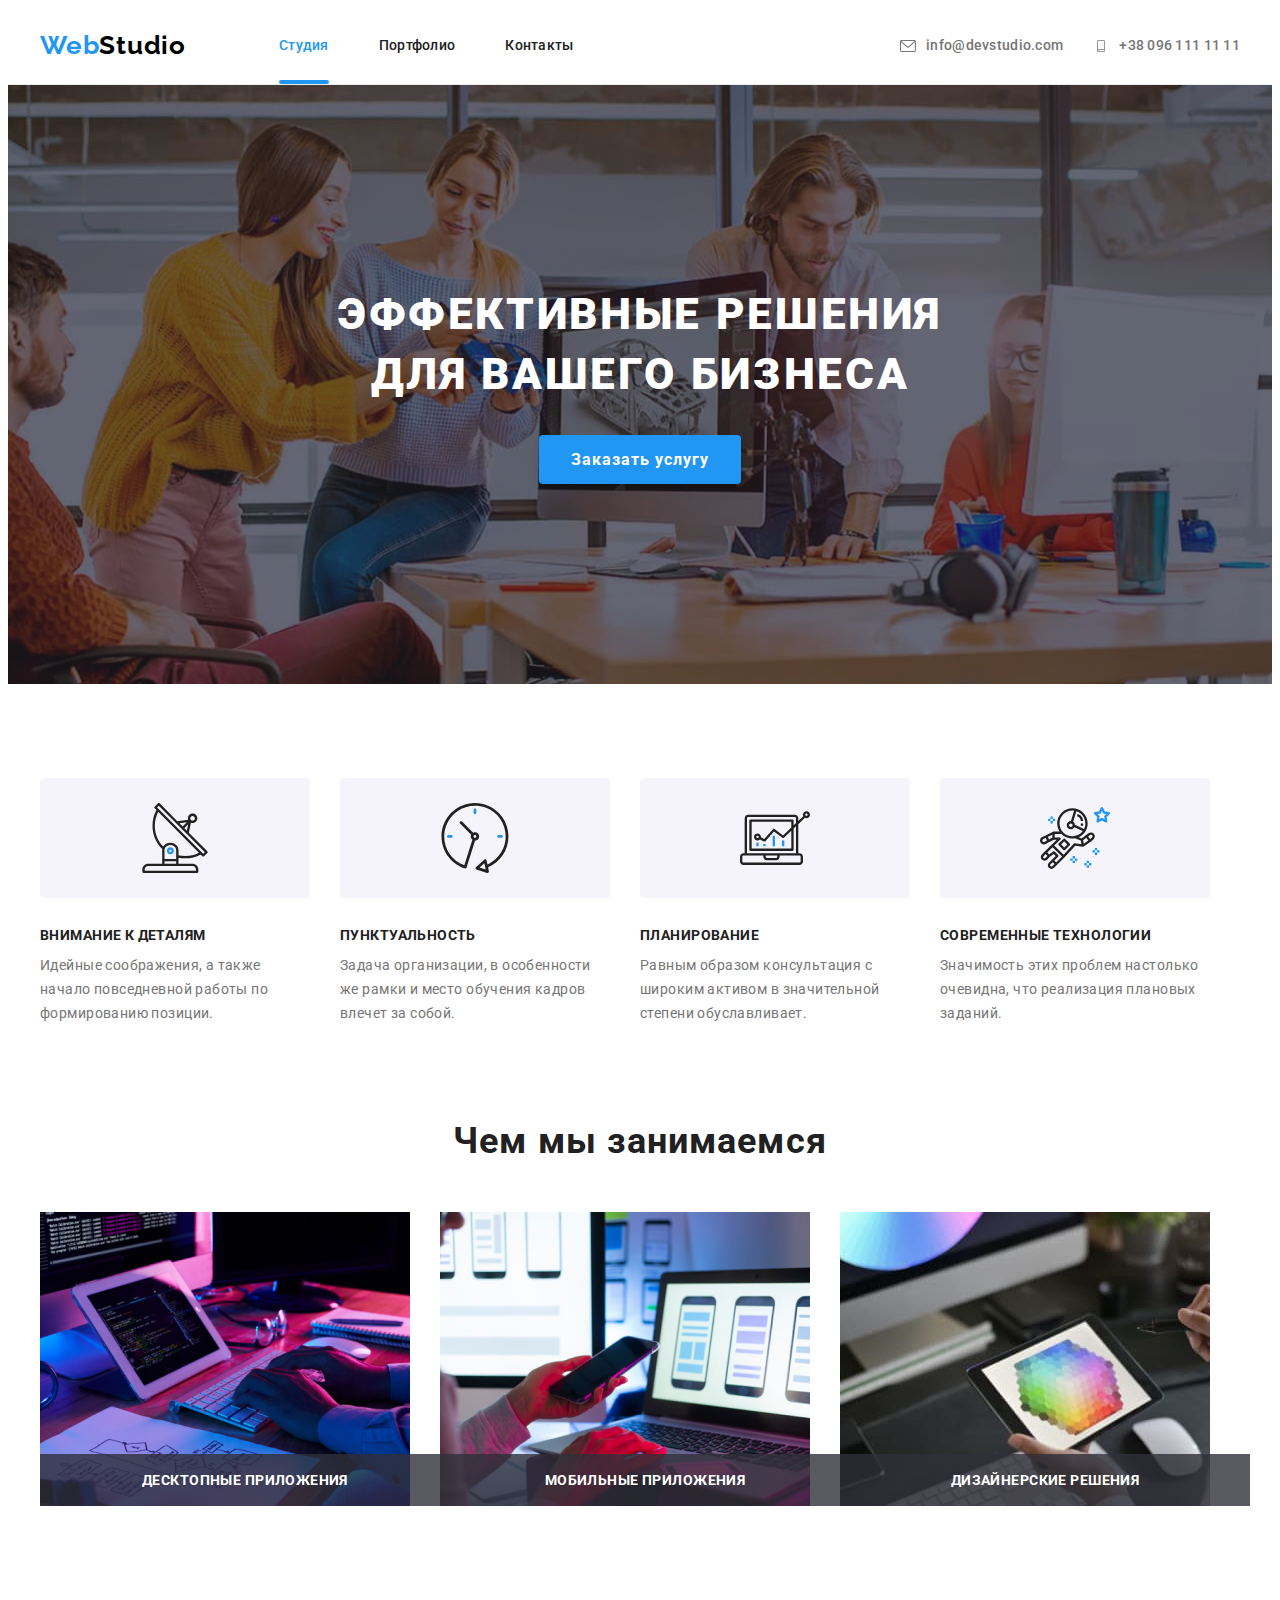
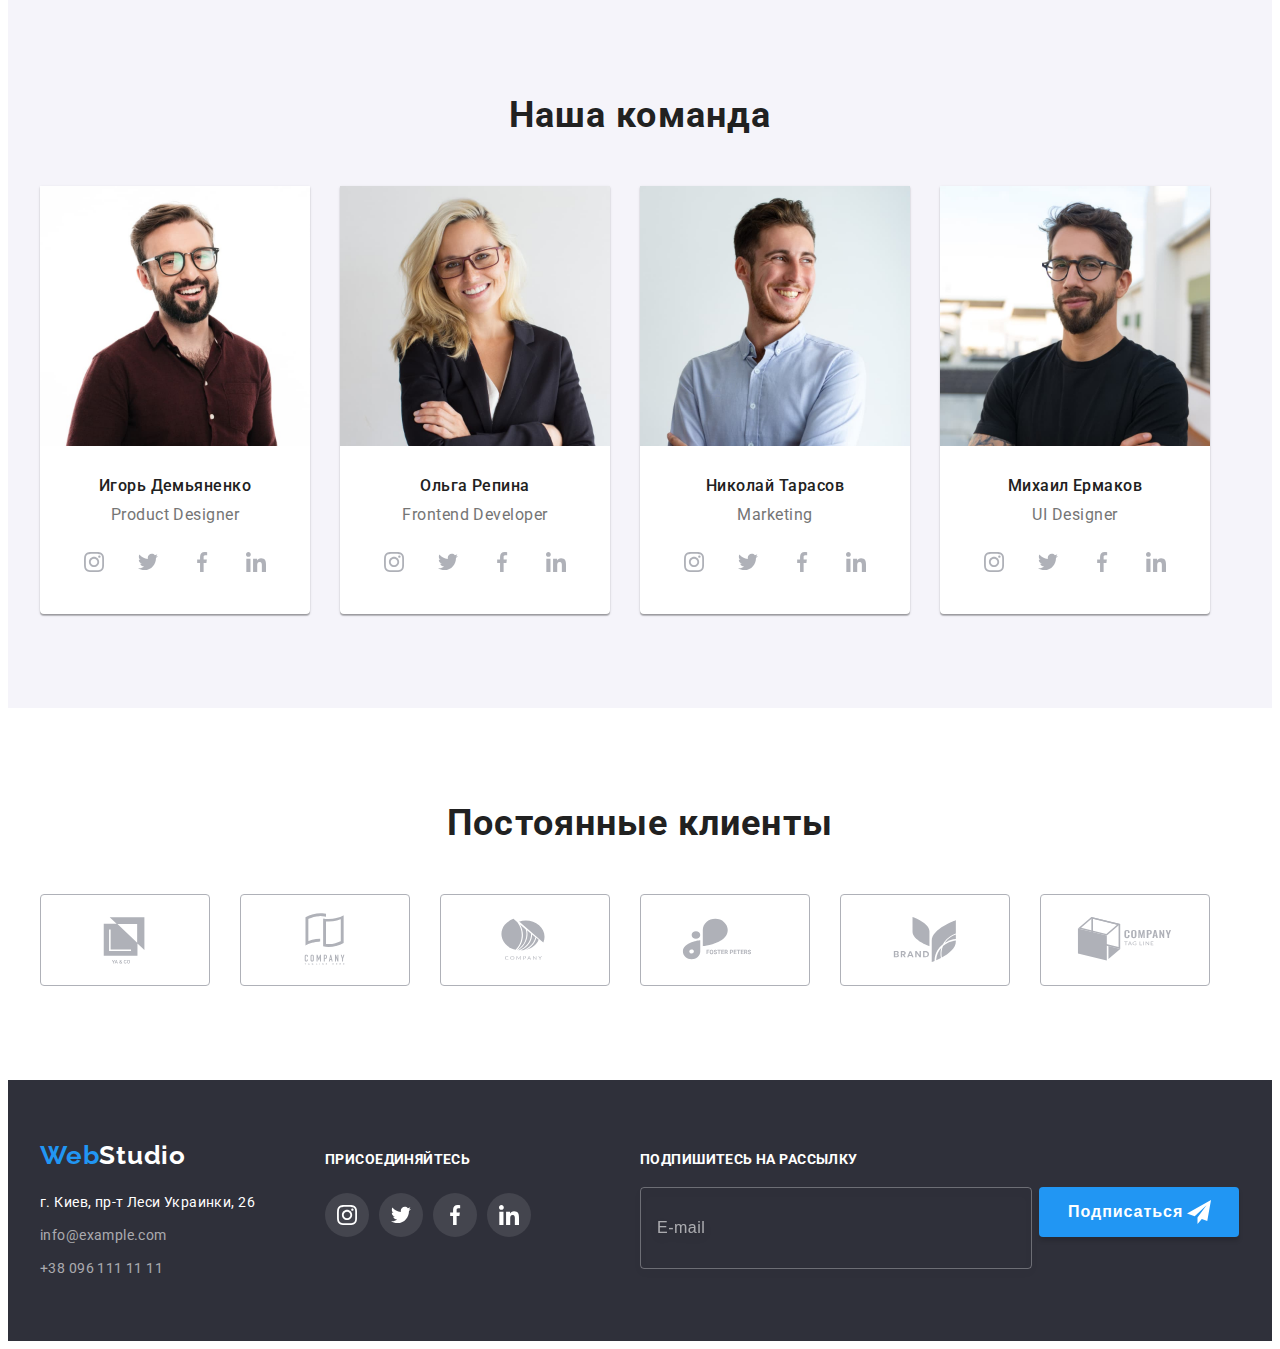
<file: index.html>
<!DOCTYPE html>
<html lang="ru">
<head>
    <meta charset="UTF-8">
    <meta http-equiv="X-UA-Compatible" content="IE=edge">
    <meta name="viewport" content="width=device-width, initial-scale=1.0">
    <title>Web Studio</title>
    <link rel="stylesheet" href="https://cdnjs.cloudflare.com/ajax/libs/modern-normalize/1.1.0/modern-normalize.min.css"
        integrity="sha512-wpPYUAdjBVSE4KJnH1VR1HeZfpl1ub8YT/NKx4PuQ5NmX2tKuGu6U/JRp5y+Y8XG2tV+wKQpNHVUX03MfMFn9Q=="
        crossorigin="anonymous" referrerpolicy="no-referrer" />
    <link rel="preconnect" href="https://fonts.googleapis.com">
    <link rel="preconnect" href="https://fonts.gstatic.com" crossorigin>
    <link href="https://fonts.googleapis.com/css2?family=Raleway:wght@700&family=Roboto:wght@400;500;700;900&display=swap" rel="stylesheet">
    <link rel="stylesheet" href="./css/styles.css">
</head>
<body>
    <!-- ШАПКА -->
    <header class="header"><div class="container main-nav">
        <a class="logo" href="index.html"> <span class="element-logo">Web</span><span class="second-element-logo">Studio</span></a>
        <nav class="nav">
            <ul class="header-nav">
                <li class="site-nav-item"> <a class="site-nav current" href="/">Студия</a></li>
                <li class="site-nav-item"> <a class="site-nav" href="portfolio.html">Портфолио</a></li>
                <li class="site-nav-item"> <a class="site-nav" href="">Контакты</a></li>
            </ul>
        </nav>
        <ul class="header-link">
            <li class="link-item"><a class="link" href="mailto:info@devstudio.com"><svg class="header-svg-icon" width="16" height="12"><use href="images/icons.svg#icon-envelope"></use></svg>info@devstudio.com</a></li>
            <li class="link-item"><a class="link" href="tel:+380961111111"><svg class="header-svg-icon" width="16" height="12">
                <use href="images/icons.svg#icon-smartphone"></use>
            </svg>+38 096 111 11 11</a></li>
        </ul></div>
    </header>
    <main> 
        <!-- ГЕРОЙ -->
    <section class="hero"><div class="container">
        <h1 class="hero-title">Эффективные решения для вашего бизнеса</h1>
        <button type="button" class="button" data-modal-open>Заказать услугу</button></div>
    </section>
    <!-- НАШИ ПРЕИМУЩЕСТВА -->
    <section class="section advantages"><div class="container">
        <h2 class="section-title visually-hidden">Наши преимущества</h2>
           <ul class="features">
            <li class="features-wrap">
                <div class="features-wrap-svg"> <svg class="icon-features" width="70" height="70"> <use href="images/icons.svg#icon-antenna"> </use> </svg>
                </div>
                <h3 class="title">Внимание к деталям</h3>
                <p class="features-info">Идейные соображения, а также начало повседневной работы по формированию позиции.</p>
            </li>
           
            <li class="features-wrap"><div class="features-wrap-svg"><svg class="icon-features" width="70" height="70"> <use href="images/icons.svg#icon-clock"> </use> </svg></div>
                <h3 class="title">Пунктуальность</h3>
                <p class="features-info">Задача организации, в особенности же рамки и место обучения кадров влечет за собой.</p>
            </li>

            <li class="features-wrap"><div class="features-wrap-svg"><svg class="icon-features" width="70" height="70"> <use href="images/icons.svg#icon-diagram"> </use> </svg></div>
                <h3 class="title">Планирование</h3>
                <p class="features-info">Равным образом консультация с широким активом в значительной степени обуславливает.</p>
            </li>
            <li class="features-wrap"><div class="features-wrap-svg"><svg class="icon-features" width="70" height="70"> <use href="images/icons.svg#icon-astronaut"> </use> </svg></div>
                <h3 class="title">Современные технологии</h3>
                <p class="features-info">Значимость этих проблем настолько очевидна, что реализация плановых заданий.</p>
            </li>
        </ul></div>
    </section>
    <!-- НАШИ РАБОТЫ -->
    <section class="section"><div class="container">
        <h2 class="section-title">Чем мы занимаемся</h2>
        <ul class="work-wrrap">
            <li class="about-work">
                <div class="img-work-wrrap">
                    <img src="./images/image1.jpg" alt="работает с девайсом" width="370" height="294">
                    <p class="about-work-text">ДЕСКТОПНЫЕ ПРИЛОЖЕНИЯ</p>
                </div>
            </li>

            <li class="about-work">
                <div class="img-work-wrrap">
                <img src="./images/image2.jpg" alt="работает с девайсом" width="370" height="294">
                <p class="about-work-text">МОБИЛЬНЫЕ ПРИЛОЖЕНИЯ</p>
                </div>
            </li>

            <li class="about-work">
                <div class="img-work-wrrap">
                <img src="./images/image3.jpg" alt="работает с девайсом" width="370" height="294">
                <p class="about-work-text">ДИЗАЙНЕРСКИЕ РЕШЕНИЯ</p>
                </div>
            </li>
        </ul></div>
    </section>
    <!-- КОМАНДА -->
    <section class="section-team"><div class="container">
        <h2 class="section-title">Наша команда</h2>
        <ul class="bio">
            <li class="bio-wrrap">    
                <img src="./images/photo1.jpg" alt="Product Designer" width="270" height="260">
                <div class="wrrap-team"><h3 class="name">Игорь Демьяненко</h3>
                <p class="profession" lang="en">Product Designer</p>
                    <ul class="masters-social-list">
                    <li class="masters-social-item"><a href="https://www.instagram.com/" class="masters-social-link" target="_blank" rel="noopener noreferrer"> <svg class="masters-social-icon" width="20" height="20"><use href="images/icons.svg#icon-instagram"></use></svg></a></li>
                    <li class="masters-social-item"><a href="https://www.twitter.com/" class="masters-social-link" target="_blank" rel="noopener noreferrer"> <svg class="masters-social-icon" width="20" height="20"><use href="images/icons.svg#icon-twitter"></use></svg></a></li>
                    <li class="masters-social-item"><a href="https://www.facebook.com/" class="masters-social-link" target="_blank" rel="noopener noreferrer"> <svg class="masters-social-icon" width="20" height="20"><use href="images/icons.svg#icon-facebook"></use></svg></a></li>
                    <li class="masters-social-item"><a href="https://www.linkedin.com/" class="masters-social-link" target="_blank" rel="noopener noreferrer"> <svg class="masters-social-icon" width="20" height="20"><use href="images/icons.svg#icon-linkedin"></use></svg></a></li>
                    </ul>
            </div>
                
            </li>
            <li class="bio-wrrap"><img src="./images/photo2.jpg" alt="Frontend Developer" width="270" height="260">
                <div class="wrrap-team"><h3 class="name">Ольга Репина</h3>
                <p class="profession" lang="en">Frontend Developer</p> 
                <ul class="masters-social-list">
                    <li class="masters-social-item"><a href="https://www.instagram.com/" class="masters-social-link" target="_blank" rel="noopener noreferrer"> <svg class="masters-social-icon" width="20" height="20"> <use href="images/icons.svg#icon-instagram"></use> </svg></a></li>
                    <li class="masters-social-item"><a href="https://www.twitter.com/" class="masters-social-link" target="_blank" rel="noopener noreferrer"> <svg class="masters-social-icon" width="20" height="20"> <use href="images/icons.svg#icon-twitter"></use> </svg></a></li>
                    <li class="masters-social-item"><a href="https://www.facebook.com/" class="masters-social-link" target="_blank" rel="noopener noreferrer"> <svg class="masters-social-icon" width="20"  height="20"> <use href="images/icons.svg#icon-facebook"></use> </svg></a></li>
                    <li class="masters-social-item"><a href="https://www.linkedin.com/" class="masters-social-link" target="_blank" rel="noopener noreferrer"> <svg class="masters-social-icon" width="20" height="20"> <use href="images/icons.svg#icon-linkedin"></use> </svg></a></li>
                </ul> 
                </div>
            </li>

            <li class="bio-wrrap">
                <img src="./images/photo3.jpg" alt="Marketing" width="270" height="260">
                <div class="wrrap-team"><h3 class="name">Николай Тарасов</h3>
                <p class="profession" lang="en">Marketing</p> 
                <ul class="masters-social-list">
                    <li class="masters-social-item"><a href="https://www.instagram.com/" class="masters-social-link" target="_blank" rel="noopener noreferrer"> <svg class="masters-social-icon" width="20"
                                height="20">
                                <use href="images/icons.svg#icon-instagram"></use>
                            </svg></a></li>
                    <li class="masters-social-item"><a href="https://www.twitter.com/" class="masters-social-link" target="_blank" rel="noopener noreferrer"> <svg class="masters-social-icon" width="20"
                                height="20">
                                <use href="images/icons.svg#icon-twitter"></use>
                            </svg></a></li>
                    <li class="masters-social-item"><a href="https://www.facebook.com/" class="masters-social-link" target="_blank" rel="noopener noreferrer"> <svg class="masters-social-icon" width="20"
                                height="20">
                                <use href="images/icons.svg#icon-facebook"></use>
                            </svg></a></li>
                    <li class="masters-social-item"><a href="https://www.linkedin.com/" class="masters-social-link" target="_blank" rel="noopener noreferrer"> <svg class="masters-social-icon" width="20"
                                height="20">
                                <use href="images/icons.svg#icon-linkedin"></use>
                            </svg></a></li>
                </ul> 
            </div>
            </li>

            <li class="bio-wrrap">
                <img src="./images/photo4.jpg" alt="UI Designer" width="270" height="260">
                <div class="wrrap-team"><h3 class="name">Михаил Ермаков</h3>
                <p class="profession" lang="en">UI Designer</p> 
                <ul class="masters-social-list">
                    <li class="masters-social-item"><a href="https://www.instagram.com/" class="masters-social-link" target="_blank" rel="noopener noreferrer"> <svg class="masters-social-icon" width="20"
                                height="20">
                                <use href="images/icons.svg#icon-instagram"></use>
                            </svg></a></li>
                    <li class="masters-social-item"><a href="https://www.twitter.com/" class="masters-social-link" target="_blank" rel="noopener noreferrer"> <svg class="masters-social-icon" width="20"
                                height="20">
                                <use href="images/icons.svg#icon-twitter"></use>
                            </svg></a></li>
                    <li class="masters-social-item"><a href="https://www.facebook.com/" class="masters-social-link" target="_blank" rel="noopener noreferrer"> <svg class="masters-social-icon" width="20"
                                height="20">
                                <use href="images/icons.svg#icon-facebook"></use>
                            </svg></a></li>
                    <li class="masters-social-item"><a href="https://www.linkedin.com/" class="masters-social-link" target="_blank" rel="noopener noreferrer"> <svg class="masters-social-icon" width="20"
                                height="20">
                                <use href="images/icons.svg#icon-linkedin"></use>
                            </svg></a></li>
                </ul> 
            </div>
            </li>
        </ul></div>
    </section>
    <!-- Постоянные клиенты -->
    <section class="customers">
        <div class="container">
        <h2 class="section-title">Постоянные клиенты</h2>
        <ul class="company-wrapper">
            <li class="company-box"> <a class="company-link" href=""> <svg class=" company-svg-icon" width="106px" height="60px"> <use href="images/icons.svg#icon-logo-1">
                
            </use> </svg> </a></li>
            <li class="company-box"><a class="company-link" href=""> <svg class=" company-svg-icon" width="106px" height="60px"> <use href="images/icons.svg#icon-logo-2">
                
            </use> </svg> </a></li>
            <li class="company-box"><a class="company-link" href=""> <svg class=" company-svg-icon" width="106px" height="60px"> <use href="images/icons.svg#icon-logo-3">
                
            </use> </svg> </a></li>
            <li class="company-box"><a class="company-link" href=""> <svg class=" company-svg-icon" width="106px" height="60px"> <use href="images/icons.svg#icon-logo-4">
                
            </use> </svg> </a></li>
            <li class="company-box"><a class="company-link" href=""> <svg class=" company-svg-icon" width="106px" height="60px"> <use href="images/icons.svg#icon-logo-5">
                
            </use> </svg> </a></li>
            <li class="company-box"><a class="company-link" href=""> <svg class=" company-svg-icon" width="106px" height="60px"> <use href="images/icons.svg#icon-logo-6">
                
            </use> </svg> </a></li>
        </ul>
        </div>
    </section>
    </main>
    <!-- ПОДВАЛ -->
    <footer class="footer"><div class="container footer-wrapper"><div class="con">
        <a class="footer-logo" href="index.html"><span class="footer-element-logo">Web</span><span class="footer-second-element-logo">Studio</span></a>
        
        <address class="address-link">
             <ul class="wrrap-link">
                <li class="link-item"><a class="link-map" href="https://goo.gl/maps/BN2P9NeAtjH4bp3VA" target="_blank" rel="noopener noreferrer">г. Киев, пр-т Леси Украинки, 26</a></li>
                <li class="link-item"><a class="footer-link" href="mailto:info@example.com">info@example.com</a></li>
                <li class="link-item"><a class="footer-link" href="tel:+380961111111">+38 096 111 11 11</a></li>
            </ul>
         </address></div>
            <div class="svg-footer-wrapper"><h4>ПРИСОЕДИНЯЙТЕСЬ</h4>
            <ul class="wrapp-social">
                
                <li class="social-item"><a href="https://www.instagram.com/" class="social-link" target="_blank"
                        rel="noopener noreferrer"> <svg class="social-icon" width="20" height="20">
                            <use href="images/icons.svg#icon-instagram"></use>
                        </svg></a></li>
                <li class="social-item"><a href="https://www.twitter.com/" class="social-link" target="_blank"
                        rel="noopener noreferrer"> <svg class="social-icon" width="20" height="20">
                            <use href="images/icons.svg#icon-twitter"></use>
                        </svg></a></li>
                <li class="social-item"><a href="https://www.facebook.com/" class="social-link" target="_blank"
                        rel="noopener noreferrer"> <svg class="social-icon" width="20" height="20">
                            <use href="images/icons.svg#icon-facebook"></use>
                        </svg></a></li>
                <li class="social-item"><a href="https://www.linkedin.com/" class="social-link" target="_blank"
                        rel="noopener noreferrer"> <svg class="social-icon" width="20" height="20">
                            <use href="images/icons.svg#icon-linkedin"></use>
                        </svg></a></li>
            
            </ul>
            </div>
<!-- форма Подписаться -->
            <section class="sign-in">
                <h4>Подпишитесь на рассылку</h4>
                <form name="sign-in" class="sign-in-form">
                    <input type="email" name="user-email" class="sign-in-email" required placeholder="E-mail">
                    <div class="sign-in-wrap">
                    <button type="submit" class="btn-sign-in">Подписаться<svg class="svg-sign-in" width="24" height="24">
                        <use href="images/icons.svg#icon-send"></use>
                    </svg></button>
                    </div>
                    
                </form>
            </section>
            
        
       </div> 

    </footer>
    <!-- Модалка -->
    <div class="backdrop is-hidden  "data-modal>
        <div class="modal">
            <button type="button" class="modal-close"data-modal-close><svg class="svg-modal-close" width="18" height="18"><use href="images/icons.svg#icon-close-icon"></use></svg></button>
            <p class="modal-title">Оставьте свои данные, мы вам перезвоним</p>
            <form>
                
                 <div class="form-field">
                <label class="label-title" for="user-name">Имя</label>
                <div class="input-wrap">
                <input type="text" class="form-input" name="user-name" required minlength="2"
                id="user-name">
                    <svg class="modal-icon" width="18" height="18">
                        <use href="images/icons.svg#icon-person-black"></use>
                    </svg>
                </div>
                
                </div>

                <div class="form-field">
                <label class="label-title" for="user-tel">Телефон</label>
                <div class="input-wrap">
                <input type="tel" class="form-input" name="user-tel" title="+38 096 111 11 11" required 
                id="user-tel">
                <svg class="modal-icon" width="18" height="18">
                    <use href="images/icons.svg#icon-phone-black"></use>
                </svg>
                </div>
                </div>

                <div class="form-field">
                <label class="label-title" for="user-email">Почта</label>
                <div class="input-wrap">
                <input type="email" class="form-input" name="user-email" title="info@example.com" required 
                id="user-email">
                <svg class="modal-icon" width="18" height="18">
                    <use href="images/icons.svg#icon-email-black"></use>
                </svg>
                </div>

                </div>

                <div class="form-field">
                <label class="label-title" for="user-comment">Комментарий</label>
                <textarea name="user-comment" id="user-comment" class="textarea" 
                placeholder="Введите текст"></textarea>
                </div>

                <div class="form-field-checkbox">
                <input type="checkbox" name="policy" id="policy" class="policy-check visually-hidden">
                 <label for="policy" class="check-text"> <span><svg class="checkbox-icon" width="16" height="15">
                    <use href="images/icons.svg#icon-vector"></use>
                </svg></span> Соглашаюсь с рассылкой и принимаю <a href="#" class="check-link">Условия договора</a></label> 
                </div>


                <button type="submit" class="btn-submit">Отправить</button>

            </form>
        </div>
    </div>
    <script src="./js/modal.js"></script>
</body>
</html>
</file>
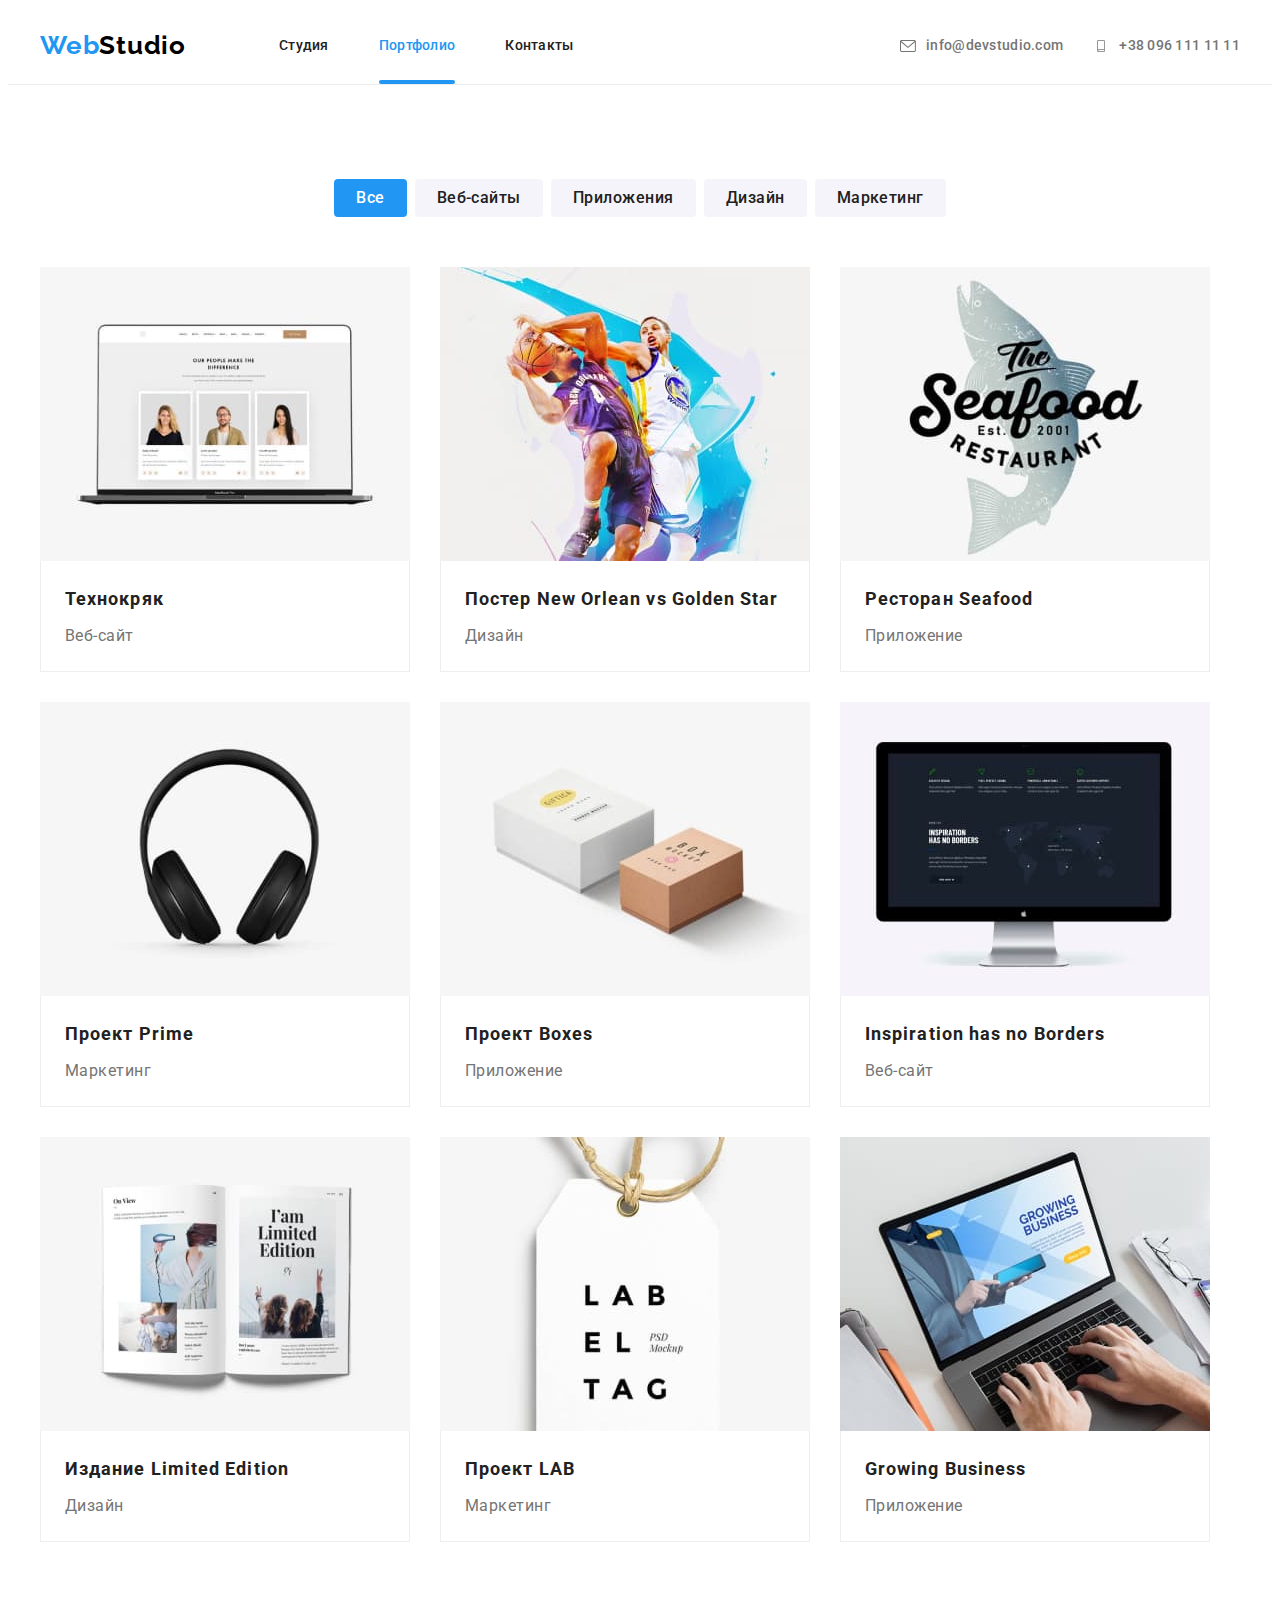
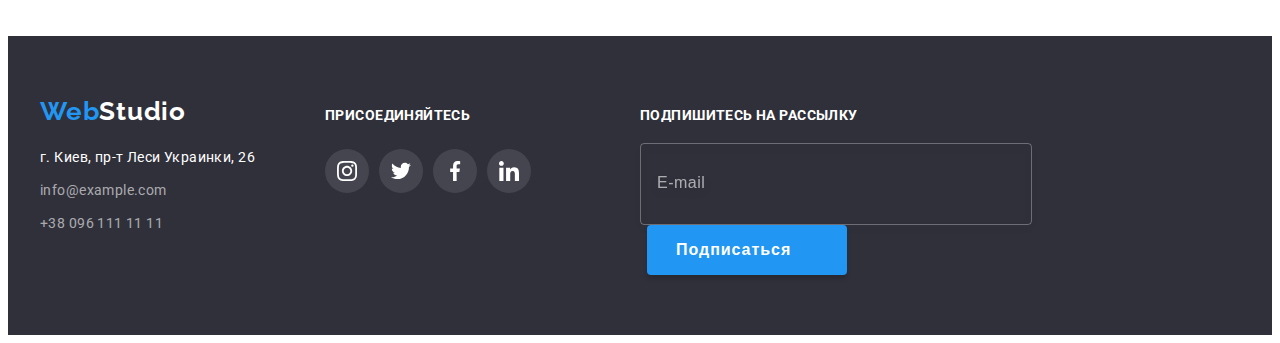
<file: portfolio.html>
<!DOCTYPE html>
<html lang="en">
<head>
    <meta charset="UTF-8">
    <meta http-equiv="X-UA-Compatible" content="IE=edge">
    <meta name="viewport" content="width=device-width, initial-scale=1.0">
    <title>Portfolio</title>
    <link rel="stylesheet" href="https://cdnjs.cloudflare.com/ajax/libs/modern-normalize/1.1.0/modern-normalize.min.css"
        integrity="sha512-wpPYUAdjBVSE4KJnH1VR1HeZfpl1ub8YT/NKx4PuQ5NmX2tKuGu6U/JRp5y+Y8XG2tV+wKQpNHVUX03MfMFn9Q=="
        crossorigin="anonymous" referrerpolicy="no-referrer" />
    <link rel="preconnect" href="https://fonts.googleapis.com">
    <link rel="preconnect" href="https://fonts.gstatic.com" crossorigin>
    <link href="https://fonts.googleapis.com/css2?family=Raleway:wght@700&family=Roboto:wght@400;500;700;900&display=swap" rel="stylesheet">
    <link rel="stylesheet" href="./css/styles.css">
</head>
<body>
    <header class="header-portfolio"><div class="container main-nav">
        <a class="logo" href="index.html"> <span class="element-logo">Web</span><span class="second-element-logo">Studio</span></a>
        <nav class="nav">
            <ul class="header-nav">
                <li class="site-nav-item"> <a class="site-nav" href="index.html">Студия</a></li>
                <li class="site-nav-item"> <a class="site-nav current" href="portfolio.html">Портфолио</a></li>
                <li class="site-nav-item"> <a class="site-nav" href="">Контакты</a></li>
            </ul>
        </nav>
        <ul class="header-link">
            <li class="link-item"><a class="link" href="mailto:info@devstudio.com"><svg class="header-svg-icon" width="16" height="12">
                <use href="images/icons.svg#icon-envelope"></use>
            </svg>info@devstudio.com</a></li>
            <li class="link-item"><a class="link" href="tel:+380961111111"><svg class="header-svg-icon" width="16" height="12">
                <use href="images/icons.svg#icon-smartphone"></use>
            </svg>+38 096 111 11 11</a></li>
        </ul></div>
    </header>
    <main>
        <section class="portfolio-project"><div class="container">
            <ul class="portfolio-button">
                <li class="button-item"><button type="button" class="button-portfolio-all">Все</button></li>
                <li class="button-item"><button type="button" class="button-portfolio">Веб-сайты</button></li>
                <li class="button-item"><button type="button" class="button-portfolio">Приложения</button></li>
                <li class="button-item"><button type="button" class="button-portfolio">Дизайн</button></li>
                <li class="button-item"><button type="button" class="button-portfolio">Маркетинг</button></li>
            </ul>
            <ul class="portfolio-wrrap">
                <li class="project-wrrap">
                    <a href="" class="project-wrrap-link">
                            <div class="img-project-wrrap">
                            <img src="./images/images-portfolio/img-1.jpg" alt="Ноутбук" width="370" height="294">

                            <p class="text">Технокряк это современная площадка распространения коронавируса.
                                Компании используют эту платформу для цифрового
                                шпионажа и атак на защищённые сервера конкурентов.
                            </p>
                            </div>      
                            <div class="project-item">
                                <h3>Технокряк</h3>
                                <p>Веб-сайт</p>
                            </div>
                    </a>
                </li>

                <li class="project-wrrap">
                    <a href=""class="project-wrrap-link">
                        <div class="img-project-wrrap">
                            <img src="./images/images-portfolio/img-2.jpg" alt="Постер игра в баскетбол" width="370" height="294">
                            <p class="text">Lorem ipsum dolor sit amet consectetur adipisicing elit. Culpa dolore quam atque reiciendis magnam 
                               repudiandae minima consectetur earum vel?
                            </p>
                        </div>
                        <div class="project-item">
                            <h3>Постер New Orlean vs Golden Star</h3>
                            <p>Дизайн</p>
                        </div>
                    </a>
                </li>

                <li class="project-wrrap">
                    <a href="" class="project-wrrap-link">
                        <div class="img-project-wrrap">
                            <img src="./images/images-portfolio/img-3.jpg" alt="Лого ресторана" width="370" height="294">
                            <p class="text">Lorem ipsum dolor sit amet consectetur adipisicing elit. Culpa dolore quam atque reiciendis magnam
                                repudiandae minima consectetur earum vel?
                            </p>
                        </div>
                        <div class="project-item">
                            <h3>Ресторан Seafood</h3>
                            <p>Приложение</p>
                        </div>
                    </a>
                </li>

                <li class="project-wrrap">
                    <a href="" class="project-wrrap-link">
                        <div class="img-project-wrrap">
                        <img src="./images/images-portfolio/img-4.jpg" alt="Наушники" width="370" height="294">
                        <p class="text">Lorem ipsum, dolor sit amet consectetur adipisicing elit. Sunt illum autem assumenda 
                            quasi optio reprehenderit magni non accusamus vero.
                        </p>
                        </div>

                        <div class="project-item">
                            <h3>Проект Prime</h3>
                            <p>Маркетинг</p>
                        </div>
                    </a>
                </li>

                <li class="project-wrrap">
                    <a href="" class="project-wrrap-link">
                        <div class="img-project-wrrap">
                        <img src="./images/images-portfolio/img-5.jpg" alt="Коробки" width="370" height="294">
                            <p class="text">Lorem ipsum dolor sit amet consectetur adipisicing elit. Culpa dolore quam atque reiciendis magnam
                                 repudiandae minima consectetur earum vel?
                            </p>
                         </div>  
                        <div class="project-item">
                            <h3>Проект Boxes</h3>
                            <p>Приложение</p>
                        </div>
                    </a>
                </li>

                <li class="project-wrrap">
                    <a href="" class="project-wrrap-link">
                        <div class="img-project-wrrap">
                        <img src="./images/images-portfolio/img-6.jpg" alt="Моноблок" width="370" height="294">
                        <p class="text">Lorem ipsum dolor sit amet consectetur adipisicing elit. Culpa dolore quam atque reiciendis magnam
                            repudiandae minima consectetur earum vel?
                        </p>
                        </div>
                        <div class="project-item">
                            <h3>Inspiration has no Borders</h3>
                            <p>Веб-сайт</p>
                        </div>
                    </a>
                </li>

                <li class="project-wrrap">
                    <a href=""class="project-wrrap-link">
                        <div class="img-project-wrrap">
                        <img src="./images/images-portfolio/img-7.jpg" alt="Журнал" width="370" height="294">
                        <p class="text">Lorem ipsum dolor sit amet consectetur adipisicing elit. Culpa dolore quam atque reiciendis magnam
                            repudiandae minima consectetur earum vel?
                        </p>
                        </div>
                        <div class="project-item">
                            <h3>Издание Limited Edition</h3>
                            <p>Дизайн</p>
                        </div>
                    </a>
                </li>

                <li class="project-wrrap">
                    <a href="" class="project-wrrap-link">
                        <div class="img-project-wrrap">
                        <img src="./images/images-portfolio/img-8.jpg" alt="Визитка" width="370" height="294">
                            <p class="text">Lorem ipsum dolor sit amet consectetur adipisicing elit. Culpa dolore quam atque reiciendis magnam
                                repudiandae minima consectetur earum vel?
                            </p>
                        </div>

                        <div class="project-item">
                            <h3>Проект LAB</h3>
                            <p>Маркетинг</p>
                        </div>
                    </a>
                </li>

                <li class="project-wrrap">
                    <a href="" class="project-wrrap-link">
                        <div class="img-project-wrrap">
                        <img src="./images/images-portfolio/img-9.jpg" alt="Работает за ноутбуком" width="370" height="294">
                            <p class="text">Lorem ipsum dolor sit amet consectetur adipisicing elit. Culpa dolore quam atque reiciendis magnam
                                repudiandae minima consectetur earum vel?
                            </p>
                        </div>
                        <div class="project-item">
                            <h3>Growing Business</h3>
                            <p>Приложение</p>
                        </div>
                    </a>
                </li>

            </ul>
        </div>
        </section>
    </main>
        <footer class="footer"><div class="container footer-wrapper"><div class="con">
            <a class="footer-logo" href="index.html"><span class="footer-element-logo">Web</span><span class="footer-second-element-logo">Studio</span></a>
            <address class="address-link">
                <ul class="wrrap-link">
                    <li class="link-item"><a class="link-map" href="https://goo.gl/maps/BN2P9NeAtjH4bp3VA" target="_blank" rel="noopener noreferrer">г. Киев, пр-т Леси Украинки, 26</a></li>
                    <li class="link-item"><a class="footer-link" href="mailto:info@example.com">info@example.com</a></li>
                    <li class="link-item"><a class="footer-link" href="tel:+380961111111">+38 096 111 11 11</a></li>
                </ul>
            </address></div>


            <div class="svg-footer-wrapper">
                <h4>ПРИСОЕДИНЯЙТЕСЬ</h4>
                <ul class="wrapp-social">
            
                    <li class="social-item"><a href="https://www.instagram.com/" class="social-link" target="_blank"
                            rel="noopener noreferrer"> <svg class="social-icon" width="20" height="20">
                                <use href="images/icons.svg#icon-instagram"></use>
                            </svg></a></li>
                    <li class="social-item"><a href="https://www.twitter.com/" class="social-link" target="_blank"
                            rel="noopener noreferrer"> <svg class="social-icon" width="20" height="20">
                                <use href="images/icons.svg#icon-twitter"></use>
                            </svg></a></li>
                    <li class="social-item"><a href="https://www.facebook.com/" class="social-link" target="_blank"
                            rel="noopener noreferrer"> <svg class="social-icon" width="20" height="20">
                                <use href="images/icons.svg#icon-facebook"></use>
                            </svg></a></li>
                    <li class="social-item"><a href="https://www.linkedin.com/" class="social-link" target="_blank"
                            rel="noopener noreferrer"> <svg class="social-icon" width="20" height="20">
                                <use href="images/icons.svg#icon-linkedin"></use>
                            </svg></a></li>
            
                </ul>
            </div>
            
            <!-- форма Подписаться -->
            <section class="sign-in">
                <h4>Подпишитесь на рассылку</h4>
                <form name="sign-in">
                    <input type="email" name="user-email" class="sign-in-email" required placeholder="E-mail">
                    <button type="submit" class="btn-sign-in">Подписаться</button>
                </form>
            </section>
        
        
        </div>
        </footer>
</body>
</html>
</file>
<file: css/styles.css>
:root {
  --title-text-color: #212121;
  --accent-color: #2196f3;
  --profession-color: #757575;
  --features-info-color: #757575;
  --general-duration: 250ms;
  --general-timing-function: cubic-bezier(0.4, 0, 0.2, 1);
}

body {
  font-family: "Roboto", sans-serif;
  background-color: #fff;
}

p,
h1,
h2,
h3,
h4,
h5,
h6 {
  margin: 0;
}

ul {
  list-style: none;
  margin: 0;
  padding-left: 0;
}

a {
  text-decoration: none;
}
img {
  display: block;
}
.container {
  /* outline: 1px solid red; */
  width: 1200px;
  padding-left: 15px;
  padding-right: 15px;
  margin: 0 auto;
}

/*************************** visually-hidden************************ */
.visually-hidden {
  position: absolute;
  white-space: nowrap;
  width: 1px;
  height: 1px;
  overflow: hidden;
  border: 0;
  padding: 0;
  clip: rect(0 0 0 0);
  clip-path: inset(50%);
  margin: -1px;
}

/********************************section ******************************/

.section {
  /* margin-bottom: 94px; */
  padding-bottom: 94px;
}

/***************************** logo ******************************/
.element-logo {
  color: var(--accent-color);
}
.second-element-logo {
  color: #000000;
}
.logo {
  font-family: Raleway;
  font-style: normal;
  font-weight: bold;
  font-size: 26px;
  line-height: 1.19;
  letter-spacing: 0.03em;
}
/* ******************** header ********************** */
.main-nav {
  display: flex;
  align-items: center;
  /* padding-bottom: 25px;
  padding-top: 24px; */
}
.header {
  border-bottom: 1px solid #ececec;
}
.header-portfolio {
  border-bottom: 1px solid #ececec;
}
.header-nav {
  display: flex;
  /* margin-left: 93px; */
}
.nav {
  margin-left: 93px;
}
/**************************************** site nav *****************************/
/* .site-nav-item {
  margin-right: 50px;
}
.site-nav-item:last-child {
  margin: 0;
} */

.site-nav-item:not(:last-child) {
  margin-right: 50px;
}
.site-nav {
  color: var(--title-text-color);
  font-weight: 500;
  font-size: 14px;
  line-height: 0.85;
  letter-spacing: 0.02em;
  padding-top: 32px;
  padding-bottom: 32px;
  display: block;
  transition-property: color;
  transition-duration: var(--general-duration);
  transition-timing-function: var(--general-timing-function);
}
.current {
  color: var(--accent-color);
  position: relative;
}

.current::after {
  position: absolute;
  content: "";
  width: 100%;
  height: 4px;
  left: 0;
  bottom: 0;
  background-color: var(--accent-color);
  border-radius: 2px;
}

.site-nav:focus,
.site-nav:hover {
  color: var(--accent-color);
}
/********************************** link ****************************************/
.header-link {
  display: flex;

  margin-left: auto;
}
.header-link > .link-item:not(:last-child) {
  margin-right: 30px;
}

.link {
  font-weight: 500;
  font-size: 14px;
  line-height: 0.85;
  letter-spacing: 0.02em;
  color: #757575;
  display: flex;
  align-items: center;
  transition-property: color;
  transition-duration: var(--general-duration);
  transition-timing-function: var(--general-timing-function);
}
.link:hover,
.link:focus {
  color: var(--accent-color);
}

.header-svg-icon {
  margin-right: 10px;
  fill: currentColor;
}

/************************************* hero *************************************/
h1 {
  font-weight: 900;
  font-size: 44px;
  line-height: 1.36;
  text-align: center;
  letter-spacing: 0.06em;
  text-transform: uppercase;
  color: #fff;
}
.hero {
  background-image: linear-gradient(
      to right,
      rgba(47, 48, 58, 0.4),
      rgba(47, 48, 58, 0.4)
    ),
    url(../images/header-img.jpg);
  background-color: #c4c4c4;

  max-width: 1600px;

  margin-right: auto;
  margin-left: auto;
  background-repeat: no-repeat;
  background-position: center;
  background-size: cover;
  padding-top: 200px;
  padding-bottom: 200px;
}
.hero-title {
  display: flex;
  margin: auto;
  margin-bottom: 30px;
  width: 696px;
}
/* button */
.button {
  display: inline-block;
  font-family: inherit;
  font-weight: bold;
  font-size: 16px;
  line-height: 1.86;
  display: flex;
  align-items: center;
  text-align: center;
  letter-spacing: 0.06em;
  background-color: var(--accent-color);
  color: #fff;
  box-shadow: 0px 4px 4px rgba(0, 0, 0, 0.15);
  border-radius: 4px;
  margin: 0 auto;
  padding: 10px 32px 10px 32px;
  border: hidden;

  transition-property: background-color;
  transition-duration: var(--general-duration);
  transition-timing-function: var(--general-timing-function);
}
.button:hover {
  background-color: #188ce8;
}

/*********************************** portfolio-button ************************************/
.portfolio-button {
  display: flex;
  justify-content: center;
  margin-bottom: 50px;
}

.button-item:not(:last-child) {
  margin-right: 8px;
}
.button-portfolio {
  font-family: inherit;
  font-weight: 500;
  font-size: 16px;
  line-height: 1.62;
  text-align: center;
  letter-spacing: 0.03em;
  color: #212121;
  background-color: #f5f4fa;
  cursor: pointer;
  border: hidden;
  border-radius: 4px;
  padding: 6px 22px;

  transition-property: background-color, color, box-shadow;
  transition-duration: var(--general-duration);
  transition-timing-function: var(--general-timing-function);
}

.button-portfolio:hover,
.button-portfolio:focus {
  background-color: #2196f3;
  color: #ffffff;
  box-shadow: 0px 3px 1px rgba(0, 0, 0, 0.1), 0px 1px 2px rgba(0, 0, 0, 0.08),
    0px 2px 2px rgba(0, 0, 0, 0.12);
}

.button-portfolio-all {
  font-family: inherit;
  font-weight: 500;
  font-size: 16px;
  line-height: 1.62;
  text-align: center;
  letter-spacing: 0.03em;
  background-color: #2196f3;
  color: #ffffff;
  cursor: pointer;
  border: hidden;
  border-radius: 4px;
  padding: 6px 22px;

  transition-property: box-shadow;
  transition-duration: var(--general-duration);
  transition-timing-function: var(--general-timing-function);
}
.button-portfolio-all:hover,
.button-portfolio-all:focus {
  box-shadow: 0px 3px 1px rgba(0, 0, 0, 0.1), 0px 1px 2px rgba(0, 0, 0, 0.08),
    0px 2px 2px rgba(0, 0, 0, 0.12);
}
/********************** section title*************************/

.section-title {
  font-weight: bold;
  font-size: 36px;
  line-height: 42px;
  letter-spacing: 0.03em;
  text-align: center;
  color: var(--title-text-color);
  margin-bottom: 50px;
}
.title {
  margin-bottom: 10px;
}
/************************** features ************************************/
.features {
  display: flex;
}
.features-wrap:not(:last-child) {
  margin-right: 30px;
}

.advantages {
  padding-top: 94px;
}
/* ***********************************icon*********** */
.features-wrap-svg {
  display: flex;

  justify-content: center;
  align-items: center;

  background-color: #f5f4fa;
  border-radius: 4px;
  background-repeat: no-repeat;
  background-position: center;
  background-size: 70px 70px;
  width: 270px;
  height: 120px;
  margin-bottom: 30px;
}

.features .title {
  font-weight: bold;
  font-size: 14px;
  line-height: 1.14;
  letter-spacing: 0.03em;
  text-transform: uppercase;

  color: var(--title-text-color);
}
.features-info {
  font-weight: normal;
  font-size: 14px;
  line-height: 1.71;
  letter-spacing: 0.03em;
  color: var(--features-info-color);
  max-width: 270px;
}
/* *********************************WORK************************************ */

.work-wrrap,
.bio {
  display: flex;
}

.about-work:not(:last-child) {
  margin-right: 30px;
}
.img-work-wrrap {
  position: relative;
}
.about-work-text {
  background: rgba(47, 48, 58, 0.8);

  position: absolute;
  bottom: 0;
  left: 0;
  width: 100%;
  padding: 20px;

  font-weight: bold;
  font-size: 14px;
  line-height: 0.875;
  justify-content: center;
  text-align: center;
  letter-spacing: 0.03em;
  text-transform: uppercase;

  color: #ffffff;
}

/***************************** team ***********************/
.bio-wrrap:not(:last-child) {
  margin-right: 30px;
}

.section-team {
  background-color: #f5f4fa;
  padding-bottom: 94px;
  padding-top: 94px;
}
.bio-wrrap {
  background-color: #ffffff;
  box-shadow: 0px 1px 3px rgba(0, 0, 0, 0.12), 0px 1px 1px rgba(0, 0, 0, 0.14),
    0px 2px 1px rgba(0, 0, 0, 0.2);
  border-radius: 0px 0px 4px 4px;
}
.bio .name {
  font-weight: 500;
  font-size: 16px;
  line-height: 1.19;
  letter-spacing: 0.03em;
  text-align: center;
  color: var(--title-text-color);
}
.name {
  margin-bottom: 10px;
}

.bio .profession {
  font-weight: normal;
  font-size: 16px;
  line-height: 1.19;
  letter-spacing: 0.03em;
  text-align: center;
  color: var(--profession-color);
}
.wrrap-team {
  padding-top: 30px;
  padding-bottom: 30px;
  padding-left: 15px;
  padding-right: 15px;
}

.masters-social-list {
  display: flex;
  justify-content: center;
}
.profession {
  margin-bottom: 16px;
}
.masters-social-link {
  width: 44px;
  height: 44px;

  display: flex;
  justify-content: center;
  align-items: center;
  border-radius: 50%;
  color: #afb1b8;

  transition-property: background-color, color;
  transition-duration: var(--general-duration);
  transition-timing-function: var(--general-timing-function);
}
.masters-social-icon {
  fill: currentColor;
}

.masters-social-link:focus,
.masters-social-link:hover {
  background-color: #2196f3;
  color: #ffffff;
}

.masters-social-item + .masters-social-item {
  margin-left: 10px;
}

/***************************** portfolio-project ********************************************/
.portfolio-project h3 {
  font-weight: bold;
  font-size: 18px;
  line-height: 2;
  color: #212121;

  letter-spacing: 0.06em;
}

.project-item {
  padding: 20px 24px;
  border-right: 1px solid #eeeeee;
  border-bottom: 1px solid #eeeeee;
  border-left: 1px solid #eeeeee;
}

.portfolio-project {
  padding-top: 94px;
  padding-bottom: 94px;
}
.portfolio-project p {
  font-weight: normal;
  font-size: 16px;
  line-height: 1.87;
  color: #757575;

  letter-spacing: 0.03em;
}

.portfolio-wrrap {
  display: flex;
  flex-wrap: wrap;
  /* background-color: teal; */
}

.project-wrrap-link:hover,
.project-wrrap-link:focus {
  box-shadow: 0px 1px 1px rgba(0, 0, 0, 0.12), 0px 4px 4px rgba(0, 0, 0, 0.06),
    1px 4px 6px rgba(0, 0, 0, 0.16);
}

.project-wrrap-link {
  background: #ffffff;
  width: 370px;

  transition-property: box-shadow;
  transition-duration: var(--general-duration);
  transition-timing-function: var(--general-timing-function);
}

.project-wrrap h3 {
  margin-bottom: 4px;
}
.project-wrrap {
  display: flex;
  margin-right: 30px;
  margin-bottom: 30px;
}

.project-wrrap-link:hover .img-project-wrrap > .text {
  transform: translateY(0);
}

.img-project-wrrap {
  position: relative;
  overflow: hidden;
}

.img-project-wrrap > .text {
  position: absolute;
  top: 0;
  left: 0;
  padding: 63px 24px;
  height: 100%;

  background: rgba(33, 150, 243, 0.9);

  font-weight: normal;
  font-size: 18px;
  line-height: 1.555;
  letter-spacing: 0.03em;
  color: #ffffff;

  transition-property: transform;
  transform: translateY(101%);
  transition-duration: var(--general-duration);
  transition-timing-function: var(--general-timing-function);
}

.project-wrrap:nth-child(3n) {
  margin-right: 0;
}
.project-wrrap:nth-last-child(-n + 3) {
  margin-bottom: 0;
}

/******************************* company-box********************************** */
.customers {
  padding-top: 94px;
  padding-bottom: 94px;
}
.company-wrapper {
  display: flex;
}
.company-link {
  display: flex;
  align-items: center;
  justify-content: center;
  width: 170px;
  height: 92px;
  border: 1px solid #afb1b8;
  box-sizing: border-box;
  border-radius: 4px;
  color: #afb1b8;

  transition-property: color, border-color;
  transition-duration: var(--general-duration);
  transition-timing-function: var(--general-timing-function);
}
.company-svg-icon {
  fill: currentColor;
}

.company-box + .company-box {
  margin-left: 30px;
}
.company-link:hover,
.company-link:focus {
  border-color: #2196f3;
  color: #2196f3;
}

/*********************** footer *************************/

.footer {
  background-color: #2f303a;
  padding-top: 60px;
  padding-bottom: 60px;
}
.footer-container {
  display: flex;
}
.footer-logo {
  display: inline-flex;
  font-family: Raleway;
  font-style: normal;
  font-weight: bold;
  font-size: 26px;
  line-height: 1.19;
  letter-spacing: 0.03em;
  color: #fff;
}
.footer-element-logo {
  color: var(--accent-color);
}
.footer-second-element-logo {
  color: #ffffff;
}
.address-link {
  margin-top: 20px;
}

.link-map {
  font-family: Roboto;
  font-style: normal;
  font-weight: normal;
  font-size: 14px;
  line-height: 1.71;
  letter-spacing: 0.03em;
  color: #ffffff;
}
.wrrap-link .link-item:not(:last-child) {
  margin-bottom: 9px;
}
.footer-link {
  font-style: normal;
  font-weight: normal;
  font-size: 14px;
  line-height: 1.71;
  letter-spacing: 0.03em;
  color: rgba(255, 255, 255, 0.6);
}

.footer-wrapper {
  display: flex;
  align-items: baseline;
}
.wrapp-social {
  display: flex;
}
.svg-footer-wrapper > h4,
.sign-in > h4 {
  margin-bottom: 26px;

  font-weight: bold;
  font-size: 14px;
  line-height: 16px;
  letter-spacing: 0.03em;
  text-transform: uppercase;
  color: #ffffff;
}
.svg-footer-wrapper {
  width: 222px;

  margin-left: 70px;
}
.social-item + .social-item {
  margin-left: 10px;
}

.social-link {
  width: 44px;
  height: 44px;

  display: flex;
  justify-content: center;
  align-items: center;
  border-radius: 50%;
  color: #ffffff;
  background: rgba(255, 255, 255, 0.1);

  transition-property: background-color;
  transition-duration: var(--general-duration);
  transition-timing-function: var(--general-timing-function);
}
.social-icon {
  fill: currentColor;
}
.social-link:hover,
.social-link:focus {
  background-color: #2196f3;
}
.con {
  flex-direction: column;
}

/************************************ sign-in **************************************** */
.sign-in {
  margin-left: 93px;
}

.sign-in > h4 {
  margin-bottom: 20px;
}
.sign-in-email {
  outline: none;
  padding: 15px 16px;

  color: #ffffff;

  background-color: transparent;
  height: 50px;
  width: 358px;
  border: 1px solid rgba(255, 255, 255, 0.3);
  border-radius: 4px;
  filter: drop-shadow(0px 4px 4px rgba(0, 0, 0, 0.15));
}

.sign-in-email::placeholder {
  font-weight: normal;
  font-size: 16px;
  line-height: 1.25;

  display: flex;
  align-items: center;
  letter-spacing: 0.03em;

  color: rgba(255, 255, 255, 0.6);
}

.sign-in-form {
  display: flex;
}

.btn-sign-in {
  display: flex;
  align-items: center;
  padding-left: 29px;

  cursor: pointer;
  margin-left: 7px;
  width: 200px;
  height: 50px;
  background: #2196f3;
  box-shadow: 0px 4px 4px rgba(0, 0, 0, 0.15);
  border-radius: 4px;
  font-weight: bold;
  font-size: 16px;
  line-height: 1.875;
  border: hidden;
  letter-spacing: 0.06em;

  color: #ffffff;

  position: relative;
}

.svg-sign-in {
  position: absolute;
  right: 28px;
  top: 13px;
}

/******************* Модалка *******************/
.backdrop {
  position: fixed;
  top: 0;
  background: rgba(0, 0, 0, 0.2);
  width: 100vw;
  height: 100vh;
  transition: opacity 250ms, visibility 250ms;
  transition-timing-function: cubic-bezier(0.4, 0, 0.2, 1);
}

.backdrop.is-hidden .modal {
  transform: scale(0.5) perspective(500px) rotateX(60deg) translate(-50%, -50%);
}

.modal {
  padding: 40px;
  width: 528px;
  min-height: 581px;
  background-color: #ffffff;
  box-shadow: 0px 1px 3px rgba(0, 0, 0, 0.12), 0px 1px 1px rgba(0, 0, 0, 0.14),
    0px 2px 1px rgba(0, 0, 0, 0.2);
  border-radius: 4px;

  position: absolute;
  top: 50%;
  left: 50%;
  transform: translate(-50%, -50%) scale(1) perspective(500px) rotateX(0deg);
  transform-origin: left bottom;
  transition: transform 1000ms;
}

.modal-close {
  width: 30px;
  height: 30px;
  background-color: transparent;
  border-radius: 50%;
  border: 1px solid rgba(0, 0, 0, 0.1);
  position: absolute;
  top: 5px;
  right: 5px;
  padding: 6px;
  display: flex;
  align-items: center;
  justify-content: center;
}

.svg-modal-close {
  transition-property: fill;
  transition-duration: var(--general-duration);
  transition-timing-function: var(--general-timing-function);
}
.svg-modal-close:hover {
  fill: #188ce8;
}

.is-hidden {
  opacity: 0;
  pointer-events: none;
  visibility: hidden;
}
.modal-title {
  margin-bottom: 12px;
  font-weight: bold;
  font-size: 20px;
  line-height: 0.87;
  text-align: center;
  letter-spacing: 0.03em;

  color: #212121;
}

.form-field + .form-field {
  margin-top: 10px;
}

.form-input:focus {
  border-color: var(--accent-color);
}

.form-input:focus + .modal-icon {
  fill: var(--accent-color);
}

.form-input {
  height: 40px;
  padding: 11px 12px;
  padding-left: 42px;
  outline: none;

  transition-property: border-color;
  transition-duration: var(--general-duration);
  transition-timing-function: var(--general-timing-function);
}

.textarea,
.form-input {
  width: 100%;
  border: 1px solid rgba(33, 33, 33, 0.2);
  border-radius: 4px;
}
.input-wrap {
  position: relative;
}
.modal-icon {
  top: 50%;
  transform: translateY(-50%);
  left: 12px;
  position: absolute;
  transition-property: fill;
  transition-duration: var(--general-duration);
  transition-timing-function: var(--general-timing-function);
}

.btn-submit {
  margin: 0 auto;
  cursor: pointer;
  width: 200px;
  height: 50px;
  background: #2196f3;
  box-shadow: 0px 4px 4px rgba(0, 0, 0, 0.15);
  border-radius: 4px;
  display: flex;
  justify-content: center;
  align-items: center;
  font-weight: bold;
  font-size: 16px;
  line-height: 30px;
  border: hidden;
  letter-spacing: 0.06em;

  color: #ffffff;

  transition-property: background-color;
  transition-duration: var(--general-duration);
  transition-timing-function: var(--general-timing-function);
}

.btn-submit:focus,
.btn-submit:hover {
  background-color: #188ce8;
}

.label-title {
  color: var(--features-info-color);
  display: block;
  margin-bottom: 4px;
}

.label-title,
.textarea::placeholder {
  font-weight: normal;
  font-size: 12px;
  line-height: 0.857;
  letter-spacing: 0.01em;
}
.textarea::placeholder {
  color: rgba(117, 117, 117, 0.5);
}
.textarea {
  outline: none;
  height: 120px;
  padding: 12px 16px;
  resize: none;
  transition-property: border-color;
  transition-duration: var(--general-duration);
  transition-timing-function: var(--general-timing-function);
}
.textarea:focus {
  border-color: var(--accent-color);
}

.check-text {
  display: flex;
  align-items: center;
  font-weight: normal;
  font-size: 14px;
  line-height: 1.714;

  letter-spacing: 0.03em;

  color: var(--features-info-color);
}

/* Кастомный чекбокс через before */
/* .check-text::before {
  margin-right: 8px;
  content: "";
  width: 16px;
  height: 15px;
  border: 2px solid #212121;
  border-radius: 2px;
}
.policy-check:checked + .check-text::before {
  background-image: url(../images/icon-check.svg);
  background-repeat: no-repeat;
  background-size: cover;
  background-position: center;
  border: none;
} */
.form-field-checkbox {
  display: flex;
  justify-content: center;
  margin-top: 20px;
  margin-bottom: 30px;
}
/* Кастомный чекбокс через svg-sprite */
.check-text span {
  display: flex;
  justify-content: center;
  align-items: center;
  margin-right: 8px;
  width: 16px;
  height: 15px;
  border: 2px solid #212121;
  border-radius: 2px;
}
.checkbox-icon {
  fill: transparent;
}
.policy-check:checked + .check-text span {
  background-color: var(--accent-color);
  border: none;
}
.policy-check:checked + .check-text .checkbox-icon {
  fill: #ffffff;
}
.check-link {
  margin-left: 7px;
  text-decoration: underline;
  color: var(--accent-color);
}
</file>
